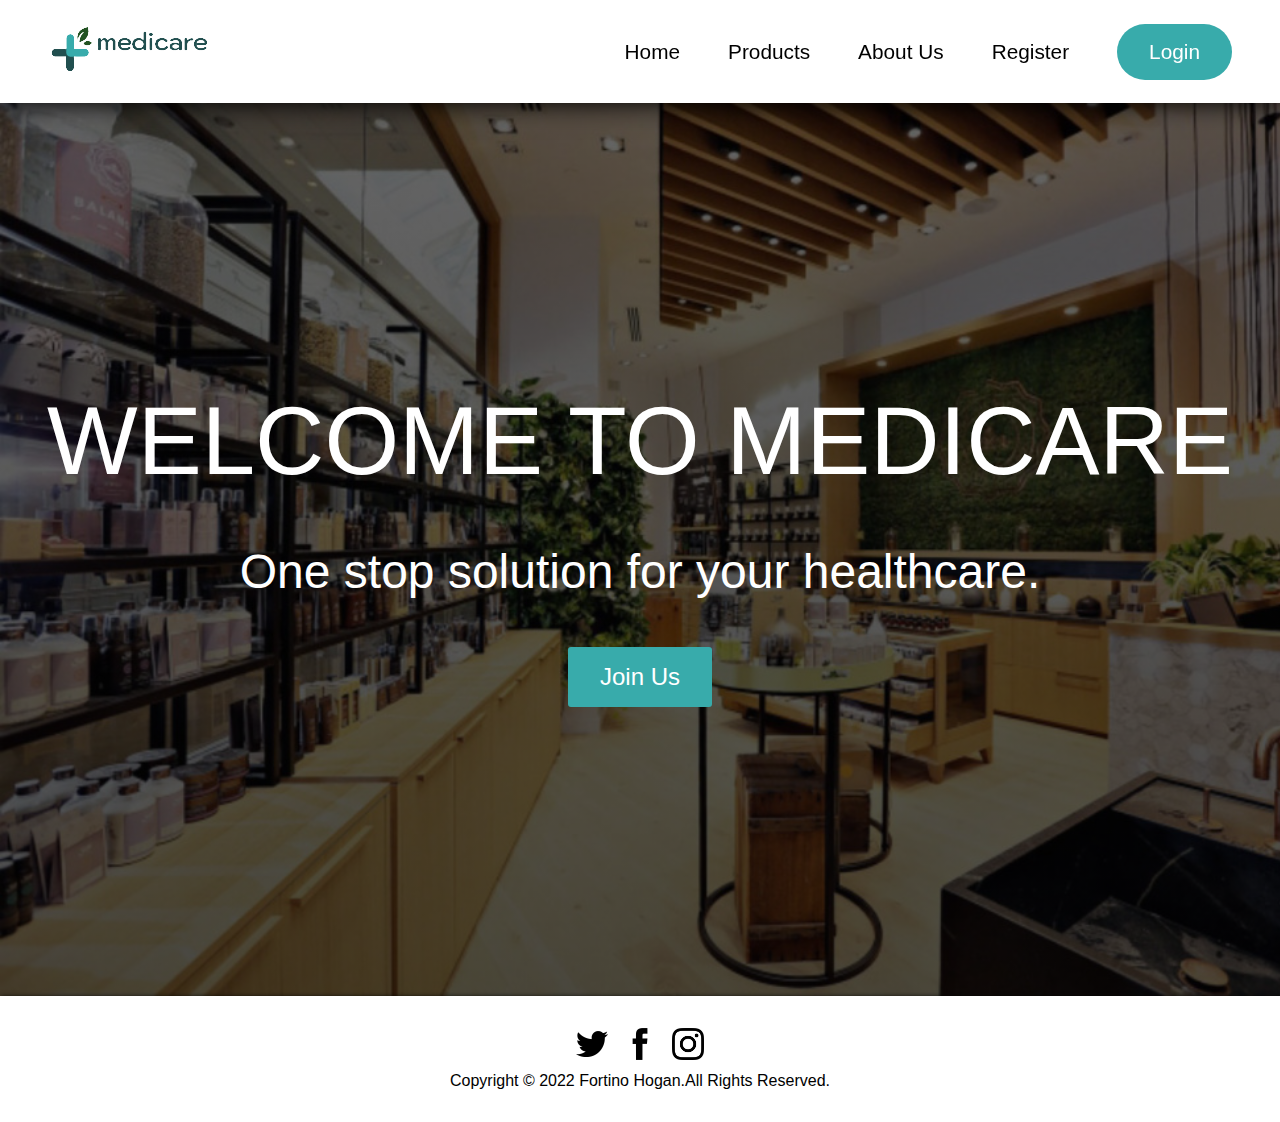
<file: index.html>
<!DOCTYPE html>
<html lang="en">

<head>
    <meta charset="UTF-8">
    <meta name="viewport" content="width=device-width, initial-scale=1.0">
    <title>Medicare</title>
</head>
<link rel="stylesheet" href="../style/css/index.css">

<body>
    <nav class="nav-container">
        <a href="index.html">
            <img src="../style/assets/icon.png" alt="icon">
        </a>
        <div class="nav-menus">
            <a href="index.html">Home</a>
            <div class="dropdown">
                <a href="products.html" class="products">
                    Products
                </a>
                <div class="dropdown-menus">
                    <a href="products.html#healthcare">Healthcare</a>
                    <a href="products.html#cosmetic">Cosmetic</a>
                    <a href="products.html#misc">Misc.</a>
                </div>
            </div>
            <a href="aboutUs.html">About Us</a>
            <a href="register.html">Register</a>
            <a href="login.html" class="login-btn">Login</a>
        </div>
        <div class="hamburger-btn">
            &#9776;
        </div>
    </nav>

    <section class="section-container">
        <div class="home">
            <h1>WELCOME TO MEDICARE</h1>
            <p>One stop solution for your healthcare.</p>
            <a href="register.html">
                <button>Join Us</button>
            </a>
        </div>
    </section>

    <footer class="footer-container">
        <div class="socials">
            <a href="https://twitter.com" target="_blank">
                <img src="../style/assets/twitter.png" alt="twitter">
            </a>
            <a href="https://facebook.com" target="_blank">
                <img src="../style/assets/facebook.png" alt="facebook">
            </a>
            <a href="https://instagram.com" target="_blank">
                <img src="../style/assets/instagram.png" alt="instagram">
            </a>
        </div>
        <p>Copyright © 2022 Fortino Hogan.All Rights Reserved.</p>
    </footer>

    <script src="../style/javascript/button.js"></script>
</body>

</html>
</file>
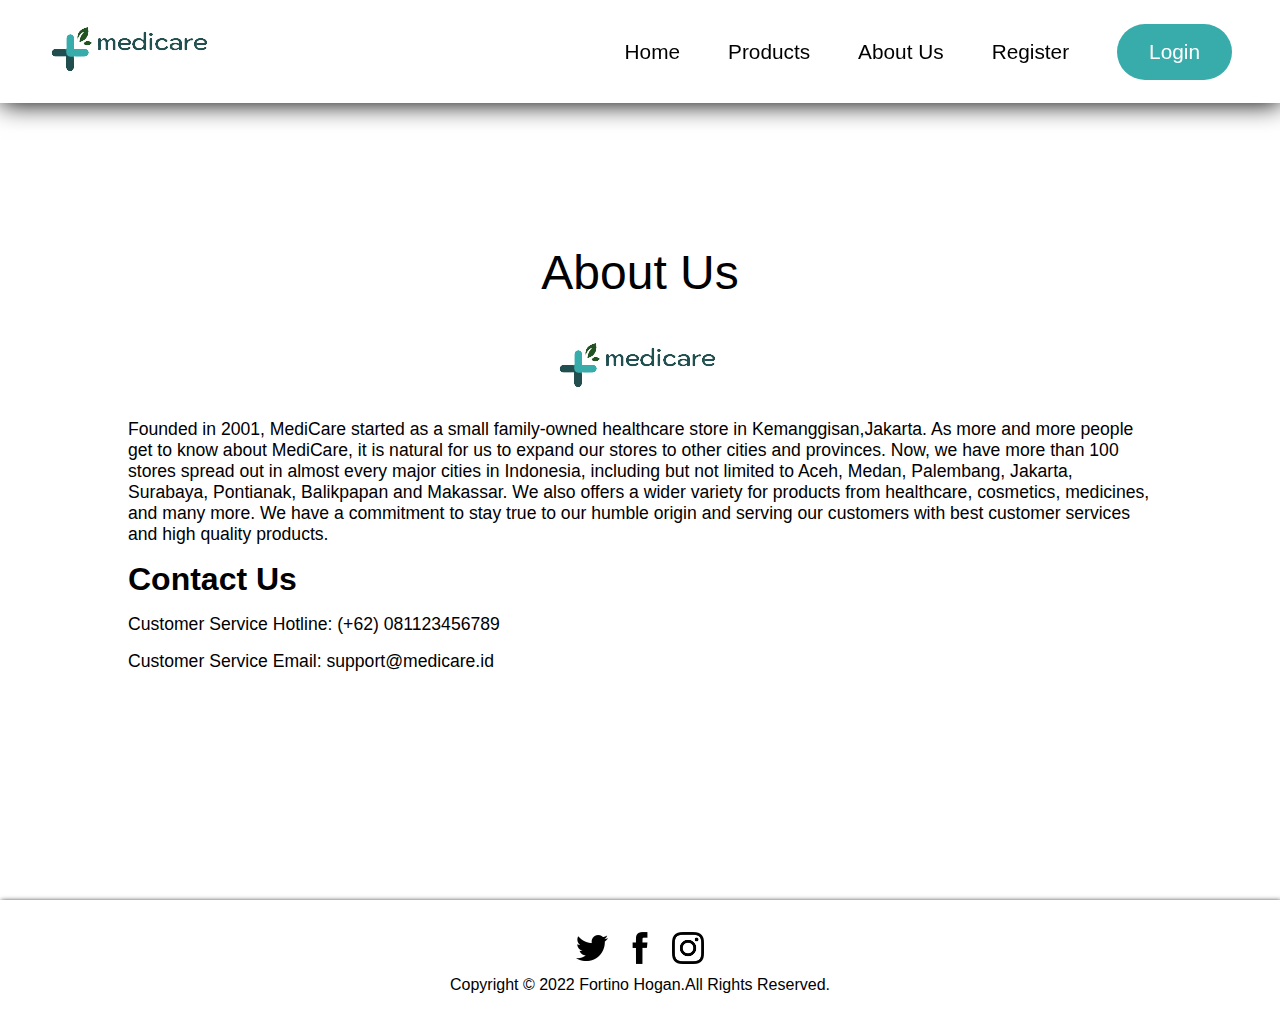
<file: aboutUs.html>
<!DOCTYPE html>
<html lang="en">

<head>
    <meta charset="UTF-8">
    <meta name="viewport" content="width=device-width, initial-scale=1.0">
    <title>Medicare</title>
</head>
<link rel="stylesheet" href="../style/css/index.css">
<link rel="stylesheet" href="../style/css/aboutUs.css">

<body>
    <nav class="nav-container">
        <a href="index.html">
            <img src="../style/assets/icon.png" alt="icon">
        </a>
        <div class="nav-menus">
            <a href="index.html">Home</a>
            <div class="dropdown">
                <a href="products.html" class="products">
                    Products
                </a>
                <div class="dropdown-menus">
                    <a href="products.html#healthcare">Healthcare</a>
                    <a href="products.html#cosmetic">Cosmetic</a>
                    <a href="products.html#misc">Misc.</a>
                </div>
            </div>
            <a href="aboutUs.html">About Us</a>
            <a href="register.html">Register</a>
            <a href="login.html" class="login-btn">Login</a>
        </div>
        <div class="hamburger-btn">
            &#9776;
        </div>
    </nav>

    <section class="about-container">
        <div class="about-content">
            <h1>About Us</h1>
            <img src="../style/assets/icon.png" alt="icon">
            <p class="about-text">Founded in 2001, MediCare started as a small family-owned healthcare store in Kemanggisan,Jakarta. As
                more
                and more people get to know about MediCare, it is natural for us to expand our stores to other cities
                and
                provinces. Now, we have more than 100 stores spread out in almost every major cities in Indonesia,
                including
                but not limited to Aceh, Medan, Palembang, Jakarta, Surabaya, Pontianak, Balikpapan and Makassar. We
                also
                offers a wider variety for products from healthcare, cosmetics, medicines, and many more. We have a
                commitment to stay true to our humble origin and serving our customers with best customer services and
                high
                quality products.</p>
            <div class="about-bawah">
                <h2>Contact Us</h2>
                <p>Customer Service Hotline: (+62) 081123456789</p>
                <p>Customer Service Email: support@medicare.id</p>
            </div>
        </div>
    </section>

    <footer class="footer-container">
        <div class="socials">
            <a href="https://twitter.com" target="_blank">
                <img src="../style/assets/twitter.png" alt="twitter">
            </a>
            <a href="https://facebook.com" target="_blank">
                <img src="../style/assets/facebook.png" alt="facebook">
            </a>
            <a href="https://instagram.com" target="_blank">
                <img src="../style/assets/instagram.png" alt="instagram">
            </a>
        </div>
        <p>Copyright © 2022 Fortino Hogan.All Rights Reserved.</p>
    </footer>

    <script src="../style/javascript/button.js"></script>
</body>

</html>
</file>
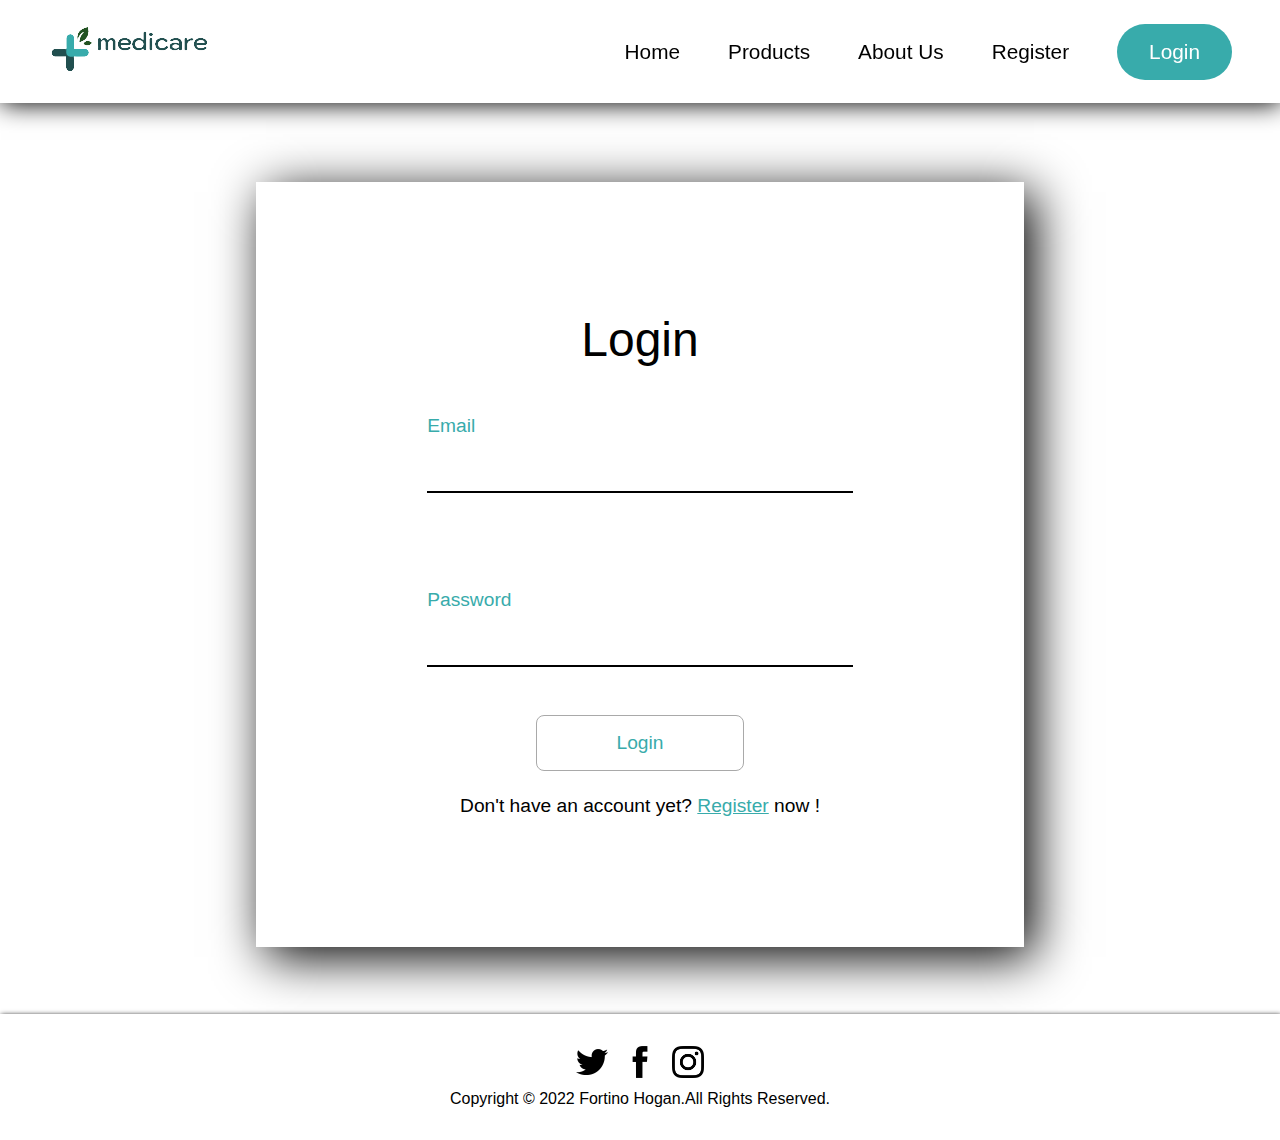
<file: login.html>
<!DOCTYPE html>
<html lang="en">

<head>
    <meta charset="UTF-8">
    <meta name="viewport" content="width=device-width, initial-scale=1.0">
    <title>Medicare</title>
</head>
<link rel="stylesheet" href="../style/css/index.css">n
<link rel="stylesheet" href="../style/css/login.css">

<body>
    <nav class="nav-container">
        <a href="index.html">
            <img src="../style/assets/icon.png" alt="icon">
        </a>
        <div class="nav-menus">
            <a href="index.html">Home</a>
            <div class="dropdown">
                <a href="products.html" class="products">
                    Products
                </a>
                <div class="dropdown-menus">
                    <a href="products.html#healthcare">Healthcare</a>
                    <a href="products.html#cosmetic">Cosmetic</a>
                    <a href="products.html#misc">Misc.</a>
                </div>
            </div>
            <a href="aboutUs.html">About Us</a>
            <a href="register.html">Register</a>
            <a href="login.html" class="login-btn">Login</a>
        </div>
        <div class="hamburger-btn">
            &#9776;
        </div>
    </nav>

    <section class="login-container">
        <form action="" class="login-form" onsubmit="return validasiLogin()">
            <h1>
                Login
            </h1>
            <div class="input-group">
                <label for="email">Email</label>
                <input type="text" name="email" id="email">
            </div>
            <div class="input-group">
                <label for="password">Password</label>
                <input type="password" name="password" id="password">
            </div>
            <button class="button-submit">Login</button>
            <p>Don't have an account yet? <a href="register.html">Register</a> now !</p>
        </form>
    </section>

    <footer class="footer-container">
        <div class="socials">
            <a href="https://twitter.com" target="_blank">
                <img src="../style/assets/twitter.png" alt="twitter">
            </a>
            <a href="https://facebook.com" target="_blank">
                <img src="../style/assets/facebook.png" alt="facebook">
            </a>
            <a href="https://instagram.com" target="_blank">
                <img src="../style/assets/instagram.png" alt="instagram">
            </a>
        </div>
        <p>Copyright © 2022 Fortino Hogan.All Rights Reserved.</p>
    </footer>

    <script src="../style/javascript/button.js"></script>
    <script src="../style/javascript/validation.js"></script>
</body>

</html>
</file>
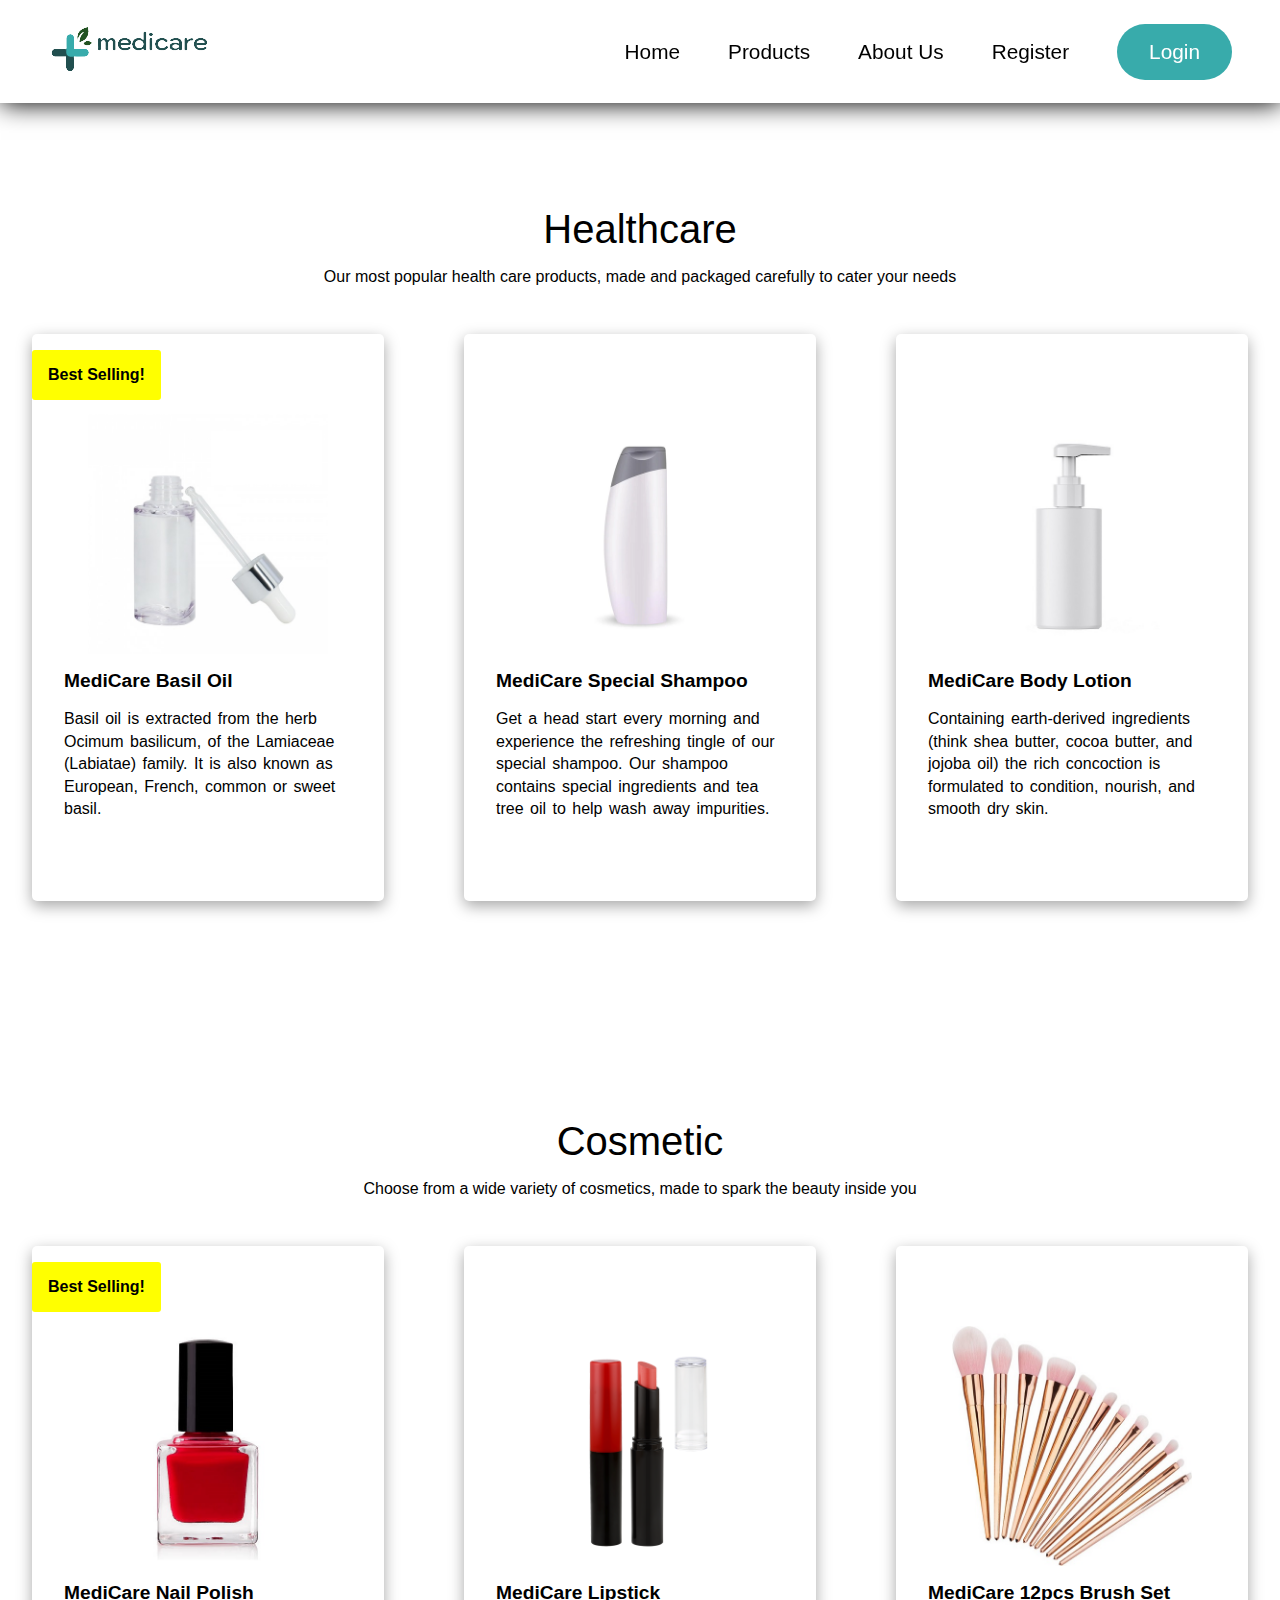
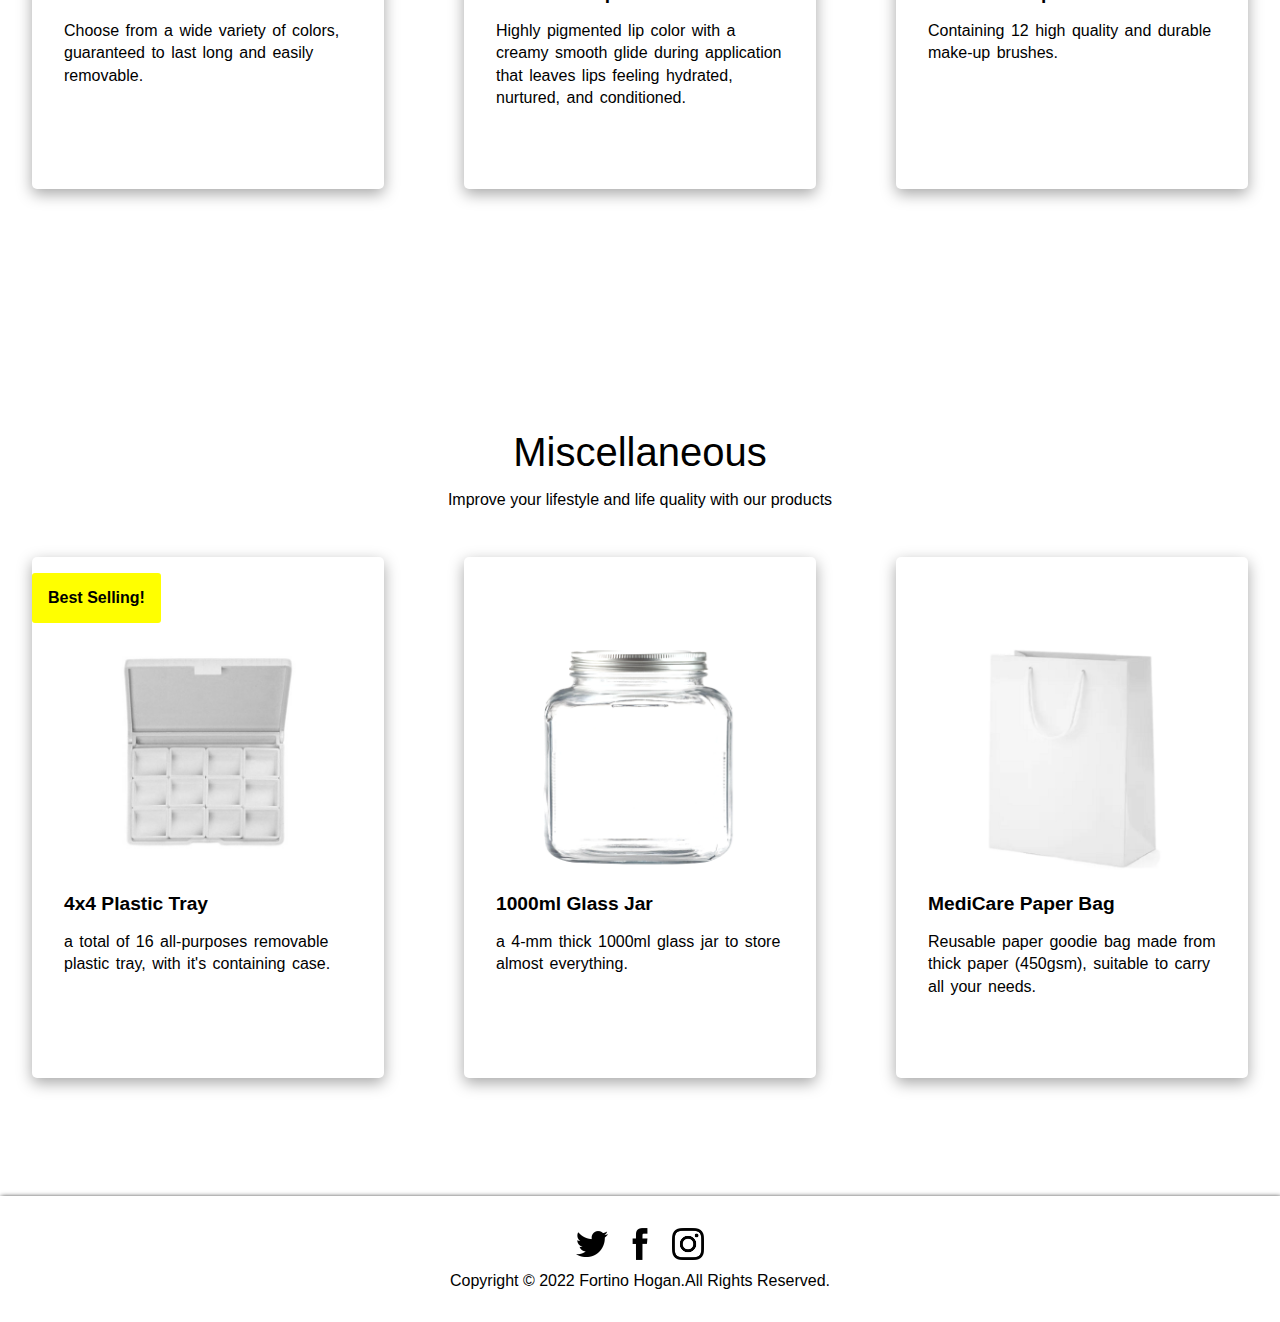
<file: products.html>
<!DOCTYPE html>
<html lang="en">

<head>
    <meta charset="UTF-8">
    <meta name="viewport" content="width=device-width, initial-scale=1.0">
    <title>Medicare</title>
</head>
<link rel="stylesheet" href="../style/css/products.css">
<link rel="stylesheet" href="../style/css/index.css">

<body>
    <nav class="nav-container">
        <a href="index.html">
            <img src="../style/assets/icon.png" alt="icon">
        </a>
        <div class="nav-menus">
            <a href="index.html">Home</a>
            <div class="dropdown">
                <a href="products.html" class="products">
                    Products
                </a>
                <div class="dropdown-menus">
                    <a href="products.html#healthcare">Healthcare</a>
                    <a href="products.html#cosmetic">Cosmetic</a>
                    <a href="products.html#misc">Misc.</a>
                </div>
            </div>
            <a href="aboutUs.html">About Us</a>
            <a href="register.html">Register</a>
            <a href="login.html" class="login-btn">Login</a>
        </div>
        <div class="hamburger-btn">
            &#9776;
        </div>
    </nav>

    <section class="product-container" id="healthcare">
        <div class="products">
            <h1>Healthcare</h1>
            <p>Our most popular health care products, made and packaged carefully to cater your needs</p>
            <div class="product-cards">
                <div class="card-product">
                    <span>Best Selling!</span>
                    <img src="../style/assets/healthcare/basil_oil.jpg" alt="basil_oil">
                    <h2>MediCare Basil Oil</h2>
                    <p>Basil oil is extracted from the herb Ocimum basilicum, of the Lamiaceae (Labiatae) family. It is
                        also known as European, French, common or sweet basil.</p>
                </div>
                <div class="card-product">
                    <img src="../style/assets/healthcare/shampoo.jpg" alt="shampoo">
                    <h2>MediCare Special Shampoo</h2>
                    <p>Get a head start every morning and experience the refreshing tingle of our special shampoo. Our
                        shampoo contains special ingredients and tea tree oil to help wash away impurities.</p>
                </div>
                <div class="card-product">
                    <img src="../style/assets/healthcare/lotion.jpg" alt="lotion">
                    <h2>MediCare Body Lotion</h2>
                    <p>Containing earth-derived ingredients (think shea butter, cocoa butter, and jojoba oil) the rich
                        concoction is formulated to condition, nourish, and smooth dry skin. </p>
                </div>
            </div>
        </div>
    </section>
    <section class="product-container" id="cosmetic">
        <div class="products">
            <h1>Cosmetic</h1>
            <p>Choose from a wide variety of cosmetics, made to spark the beauty inside you</p>
            <div class="product-cards">
                <div class="card-product">
                    <span>Best Selling!</span>
                    <img src="../style/assets/cosmetic/nail_polish.jpg" alt="nail_polish">
                    <h2>MediCare Nail Polish</h2>
                    <p>Choose from a wide variety of colors, guaranteed to last long and easily removable.</p>
                </div>
                <div class="card-product">
                    <img src="../style/assets/cosmetic/lipstick.jpg" alt="lipstick">
                    <h2>MediCare Lipstick</h2>
                    <p>Highly pigmented lip color with a creamy smooth glide during application that leaves lips feeling
                        hydrated, nurtured, and conditioned.</p>
                </div>
                <div class="card-product">
                    <img src="../style/assets/cosmetic/brush.jpg" alt="brush">
                    <h2>MediCare 12pcs Brush Set</h2>
                    <p>Containing 12 high quality and durable make-up brushes.</p>
                </div>
            </div>
        </div>
    </section>
    <section class="product-container" id="misc">
        <div class="products">
            <h1>Miscellaneous</h1>
            <p>Improve your lifestyle and life quality with our products</p>
            <div class="product-cards">
                <div class="card-product">
                    <span>Best Selling!</span>
                    <img src="../style/assets/misc/tray.jpg" alt="tray">
                    <h2>4x4 Plastic Tray</h2>
                    <p>a total of 16 all-purposes removable plastic tray, with it's containing case.</p>
                </div>
                <div class="card-product">
                    <img src="../style/assets/misc/jar.jpg" alt="jar">
                    <h2>1000ml Glass Jar</h2>
                    <p>a 4-mm thick 1000ml glass jar to store almost everything.</p>
                </div>
                <div class="card-product">
                    <img src="../style/assets/misc/bag.jpg" alt="bag">
                    <h2>MediCare Paper Bag</h2>
                    <p>Reusable paper goodie bag made from thick paper (450gsm), suitable to carry all your needs.</p>
                </div>
            </div>
        </div>
    </section>

    <footer class="footer-container">
        <div class="socials">
            <a href="https://twitter.com" target="_blank">
                <img src="../style/assets/twitter.png" alt="twitter">
            </a>
            <a href="https://facebook.com" target="_blank">
                <img src="../style/assets/facebook.png" alt="facebook">
            </a>
            <a href="https://instagram.com" target="_blank">
                <img src="../style/assets/instagram.png" alt="instagram">
            </a>
        </div>
        <p>Copyright © 2022 Fortino Hogan.All Rights Reserved.</p>
    </footer>
    <script src="../style/javascript/button.js"></script>
</body>

</html>
</file>
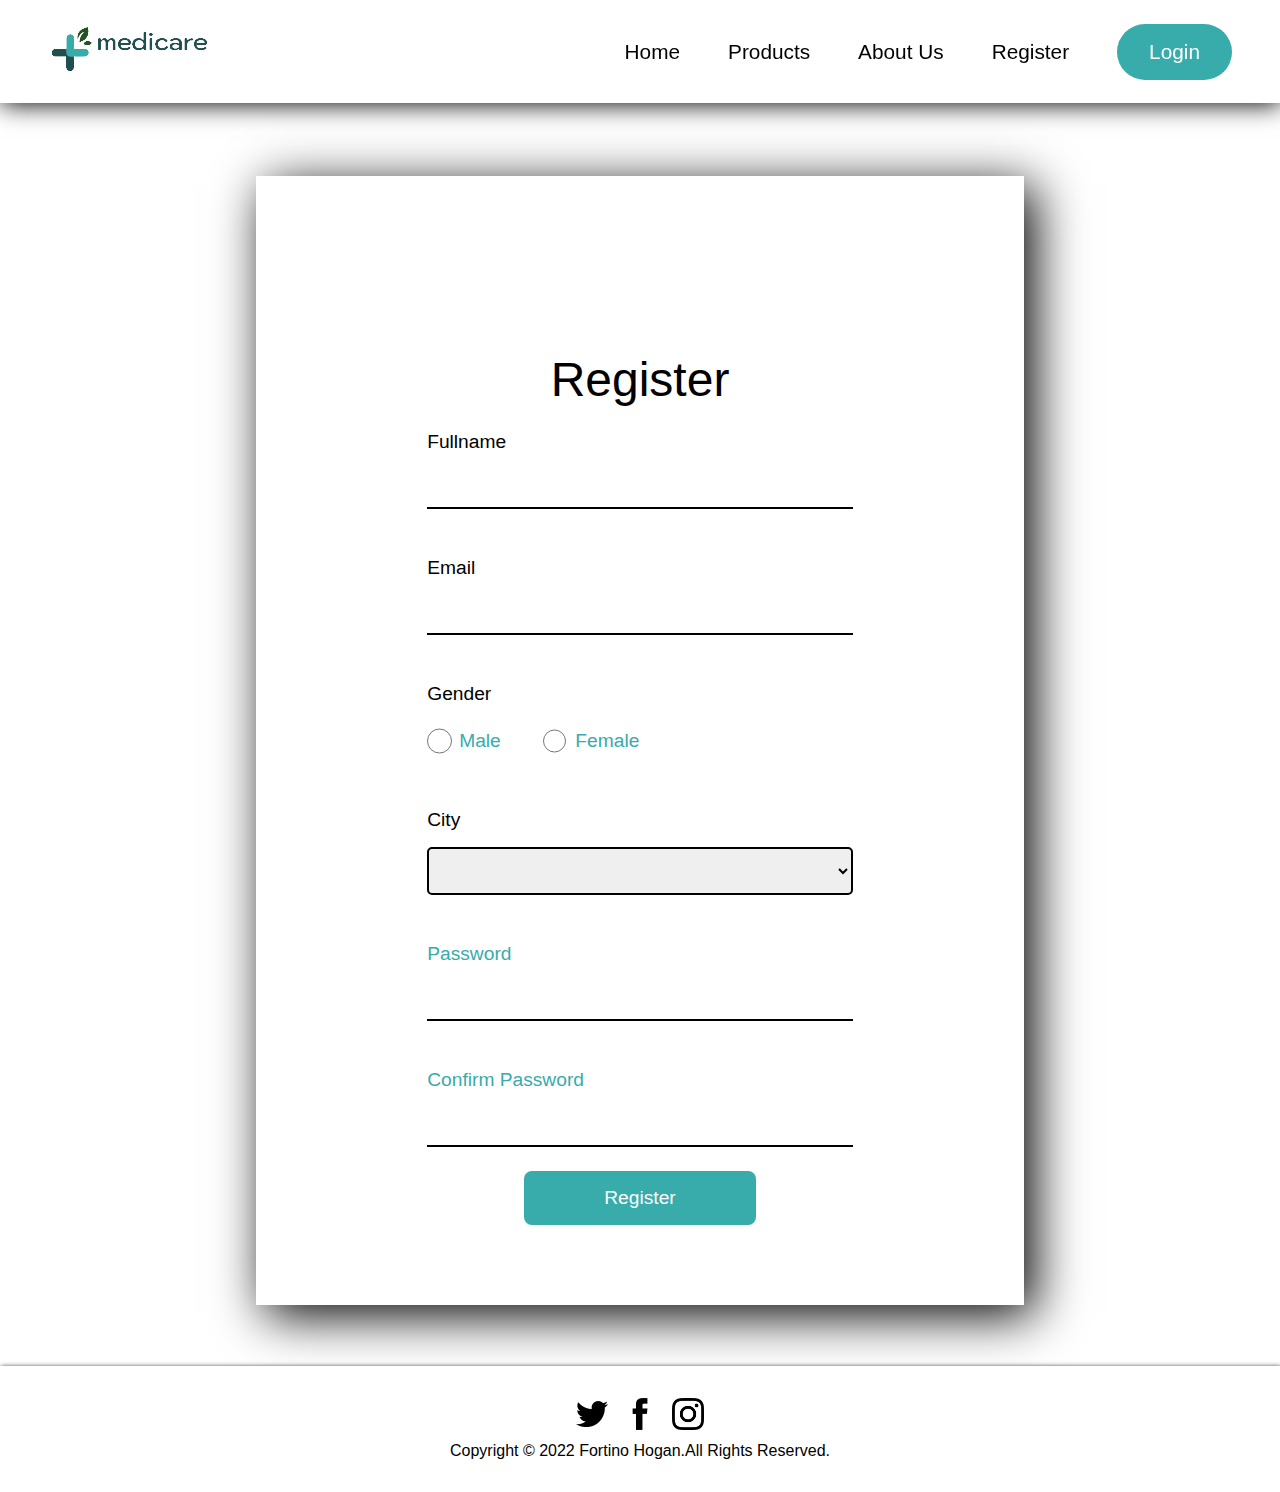
<file: register.html>
<!DOCTYPE html>
<html lang="en">

<head>
    <meta charset="UTF-8">
    <meta name="viewport" content="width=device-width, initial-scale=1.0">
    <title>Medicare</title>
</head>
<link rel="stylesheet" href="../style/css/index.css">n
<link rel="stylesheet" href="../style/css/register.css">

<body>
    <nav class="nav-container">
        <a href="index.html">
            <img src="../style/assets/icon.png" alt="icon">
        </a>
        <div class="nav-menus">
            <a href="index.html">Home</a>
            <div class="dropdown">
                <a href="products.html" class="products">
                    Products
                </a>
                <div class="dropdown-menus">
                    <a href="products.html#healthcare">Healthcare</a>
                    <a href="products.html#cosmetic">Cosmetic</a>
                    <a href="products.html#misc">Misc.</a>
                </div>
            </div>
            <a href="aboutUs.html">About Us</a>
            <a href="register.html">Register</a>
            <a href="login.html" class="login-btn">Login</a>
        </div>
        <div class="hamburger-btn">
            &#9776;
        </div>
    </nav>

    <section class="register-container">
        <form action="" class="register-form" onsubmit="return validasiRegister()">
            <h1>
                Register
            </h1>
            <div class="input-group">
                <label for="fullname">Fullname</label>
                <input type="text" name="fulnname" id="fullname">
            </div>
            <div class="input-group">
                <label for="email">Email</label>
                <input type="text" name="email" id="email">
            </div>
            <div class="input-group">
                <label for="gender">Gender</label>
                <div class="radio-input">
                    <div class="radio">
                        <input type="radio" name="gender" id="male">
                        <label for="male">Male</label>
                    </div>
                    <div class="radio">
                        <input type="radio" name="gender" id="female">
                        <label for="female">Female</label>
                    </div>
                </div>
            </div>
            <div class="input-group">
                <label for="city">City</label>
                <select name="city" id="city">
                    <option value=""></option>
                    <option value="jakarta">Jakarta</option>
                    <option value="bandung">Bandung</option>
                    <option value="bekasi">Bekasi</option>
                    <option value="semarang">Semarang</option>
                    <option value="malang">Malang</option>
                </select>
            </div>
            <div class="input-group">
                <label for="password" class="pw">Password</label>
                <input type="password" name="password" id="password">
            </div>
            <div class="input-group">
                <label for="confirm-password" class="pw">Confirm Password</label>
                <input type="password" name="confirm-password" id="confirm-password">
            </div>
            <button class="button-submit">Register</button>
        </form>
    </section>

    <footer class="footer-container" id="register-footer">
        <div class="socials">
            <a href="https://twitter.com" target="_blank">
                <img src="../style/assets/twitter.png" alt="twitter">
            </a>
            <a href="https://facebook.com" target="_blank">
                <img src="../style/assets/facebook.png" alt="facebook">
            </a>
            <a href="https://instagram.com" target="_blank">
                <img src="../style/assets/instagram.png" alt="instagram">
            </a>
        </div>
        <p>Copyright © 2022 Fortino Hogan.All Rights Reserved.</p>
    </footer>

    <script src="../style/javascript/button.js"></script>
    <script src="../style/javascript/validation.js"></script>
</body>

</html>
</file>
<file: style/css/index.css>
* {
    margin: 0;
    padding: 0;
    box-sizing: border-box;
    font-family: "Labrada", serif;
    font-family: "Montserrat", sans-serif;
}

/* Header */

.nav-container {
    box-shadow: #000 1px 1px 1.5rem;
    position: fixed;
    top: 0;
    display: flex;
    justify-content: space-between;
    align-items: center;
    padding: 1rem 3rem 1rem 2rem;
    position: fixed;
    z-index: 99;
    background-color: #FFFFFF;
    width: 100%;
}

.nav-menus {
    display: flex;
    gap: 3rem;
    font-size: 1.3rem;
    align-items: center;
}

.nav-menus a {
    text-decoration: none;
    color: #000;
    position: relative;
}

.nav-menus a::before {
    content: '';
    position: absolute;
    width: 100%;
    height: 2px;
    bottom: -5px;
    background-color: #38abab;
    left: 0;
    transition: transform 0.3s ease;
    transform-origin: right;
    transform: scaleX(0);
}

.nav-menus a:hover::before {
    transform: scaleX(1);
    transform-origin: left;
}

.dropdown {
    position: relative;
    display: inline-block;
}

.dropdown-menus {
    display: none;
    position: absolute;
    background-color: #FFFFFF;
    border-radius: 5px;
    box-shadow: #000 1px 1px 1rem;
    z-index: 1;
    height: 9.5rem;
}

.dropdown-menus a {
    color: black;
    padding: 12px 16px;
    text-decoration: none;
    display: block;
}

.dropdown-menus a:hover {
    color: #38abab;
}

.dropdown:hover .dropdown-menus {
    display: block;
}

.hamburger-btn {
    display: none;
}

.nav-menus .login-btn {
    background-color: #38abab;
    color: #ffffff;
    border-radius: 2rem;
    padding: 1rem 2rem;
    position: relative;
    overflow: hidden;
}

.login-btn:hover {
    background-color: #226060;
    transition: ease-in-out 0.2s;
}

/* Home */

.section-container {
    margin-top: 6rem;
    min-height: 100vh;
    position: relative;
    background: linear-gradient(rgba(0, 0, 0, 0.60), rgba(0, 0, 0, 0.7)), url(../assets/home.jpg);
    background-repeat: no-repeat;
    background-size: cover;
    display: flex;
    align-items: center;
    justify-content: center;
    color: #FFFFFF;
}

.home {
    display: flex;
    flex-direction: column;
    align-items: center;
    justify-content: center;
    gap: 3rem;
    text-align: center;
}

.section-container h1 {
    font-size: 6rem;
    font-weight: 200;
}

.section-container p {
    font-size: 3rem;
}

.section-container button {
    font-size: 1.5rem;
    padding: 1rem 2rem;
    background-color: #38abab;
    color: #FFFFFF;
    border-radius: 3px;
    border: none;
    cursor: pointer;
}

/* Footer */

.footer-container {
    display: flex;
    flex-direction: column;
    justify-content: center;
    align-items: center;
    box-shadow: #000 1px 1px 5px;
    padding: 2rem 0;
    gap: 0.5rem;
    background-color: #FFFFFF;
    position: absolute;
    width: 100%;
}

.socials {
    display: flex;
    align-items: center;
    justify-content: center;
    gap: 1rem;
}

.socials img {
    width: 2rem;
}

/* Media Queries */

@media (max-width: 1440px) {
    .register-form {
        margin-top: 10rem;
    }

    #register-footer {
        margin-top: 10rem;
    }

    .register-container h1 {
        margin-top: 6rem;
    }
}

@media (max-width: 1200px) {
    .home h1 {
        font-size: 5rem;
    }

    .home p {
        font-size: 2rem;
    }

    .products {
        display: flex;
        flex-direction: column;
        align-items: center;
        margin-bottom: 5rem;
    }

    .product-container {
        height: auto;
    }

    .products h1 {
        margin-top: 5rem;
    }

    .product-cards {
        flex-direction: column;
    }

}

@media (max-width: 1024px) {
    html {
        font-size: 80%;
    }
}

@media (max-width: 818px) {
    html {
        font-size: 70%;
    }

    .login-form,
    .register-form {
        width: 80%;
    }
}

@media (max-width: 768px) {
    html {
        font-size: 55%;
    }
}

@media (max-width: 600px) {
    html {
        font-size: 50%;
    }

    .login-form {
        width: 80%;
        height: 50%;
    }

    .nav-container {
        display: flex;
        justify-content: space-between;
        align-items: center;
        width: 100%;
    }

    .hamburger-btn {
        display: inline-block;
        color: #171717;
        font-size: 1.5rem;
    }

    .nav-menus {
        position: absolute;
        top: 100%;
        right: -100%;
        height: 120vh;
        width: 100%;
        background-color: #38abab;
        border-left: 1px solid black;
        display: flex;
        align-items: center;
        flex-direction: column;
        transition: 0.3s ease-in-out;
        gap: 3rem;
        padding: 2rem;
    }

    .nav-menus .login-btn {
        color: #000;
        padding: 0;
        background: none;
    }

    .nav-menus.active {
        right: 0;
    }

    .hamburger-btn {
        font-size: 4rem;
    }

    .about-content img {
        width: 20rem;
    }

    .products {
        margin-top: 5rem;
    }
}

@media (max-width: 320px) {
    html {
        font-size: 40%;
    }

    .hamburger-btn {
        font-size: 4rem;
    }
}
</file>
<file: style/css/aboutUs.css>
.about-container {
    /* margin-top: 7rem; */
    display: flex;
    flex-direction: column;
    justify-content: center;
    align-items: center;
    text-align: center;
    min-height: 100vh;
}

.about-container h1 {
    font-size: 3rem;
    font-weight: 200;
    margin: 2rem 0;
}

.about-container h2 {
    font-size: 2rem;
    margin: 1rem 0;
}

.about-container p {
    margin: 1rem 0;
    font-size: 1.1rem;
}

.about-content {
    width: 80%;
}

.about-bawah {
    text-align: start;
}

.about-text {
    text-align: start;
}
</file>
<file: style/css/login.css>
.login-container {
    height: 100vh;
    margin-top: 6rem;
    display: flex;
    justify-content: center;
    align-items: center;
}

.login-form {
    width: 60%;
    height: 85%;
    box-shadow: 10px 10px 3rem #000;
    display: flex;
    flex-direction: column;
    align-items: center;
    justify-content: center;
    padding: 5rem;
}

.login-form h1 {
    font-size: 3rem;
    font-weight: 200;
}

.login-form .input-group {
    display: flex;
    flex-direction: column;
    margin: 3rem;
    font-size: 1.2rem;
    width: 70%;
}

.input-group label {
    color: #38abab;
    margin-bottom: 1rem;
}

.input-group input {
    border: none;
    border-bottom: 2px solid #000;
    height: 2.5rem;
    font-size: 1.2rem;
}

.input-group input:focus {
    outline: none;
}

.button-submit {
    font-size: 1.2rem;
    color: #38abab;
    border-radius: 0.5rem;
    padding: 1rem 5rem;
    border: 1px solid #A9A9A9;
    background-color: white;
}

.login-form p {
    font-size: 1.2rem;
    margin-top: 1.5rem;
}

.login-form p a {
    color: #38abab;
}
</file>
<file: style/css/products.css>
#healthcare {
    margin-top: 6rem;
}

.product-container h1 {
    font-size: 2.5rem;
    font-weight: 200;
    margin: 1rem 0;
}

.product-container p {
    margin: 1rem 0 3rem;
}

.product-container {
    text-align: center;
    display: flex;
    align-items: center;
    justify-content: center;
    height: 100vh;
}

.product-container:hover {
    box-shadow: rgba(0, 0, 0, 0.35) 0px 5px 15px;
    transition: 300ms;
}

.card-product {
    display: flex;
    align-items: center;
    flex-direction: column;
    width: 22rem;
    padding: 2rem;
    box-shadow: rgba(0, 0, 0, 0.35) 0px 5px 15px;
    border-radius: 5px;
    position: relative;
}

.card-product:hover {
    box-shadow: #000 1px 1px 1rem;
    transition: 300ms;
}


.card-product span {
    background-color: yellow;
    font-weight: 700;
    position: absolute;
    left: 0;
    top: 1rem;
    padding: 1rem;
    border-radius: 3px;
}

.card-product img {
    width: 15rem;
    margin-top: 3rem;
}

.card-product h2 {
    align-self: flex-start;
    font-size: 1.2rem;
    margin-top: 1rem;
}

.card-product p {
    text-align: start;
    font-size: 1rem;
    margin-top: 1rem;
    word-spacing: 2px;
    line-height: 1.4rem;
}

.product-cards {
    display: flex;
    gap: 5rem;
}
</file>
<file: style/css/register.css>
.register-container {
    height: 100vh;
    margin: 12rem 0 6rem;
    display: flex;
    justify-content: center;
    align-items: center;
}

.register-form {
    width: 60%;
    min-height: 100vh;
    box-shadow: 10px 10px 3rem #000;
    display: flex;
    flex-direction: column;
    align-items: center;
    justify-content: center;
    padding: 5rem;
}

.register-form h1 {
    font-size: 3rem;
    font-weight: 200;
}

.register-form .input-group {
    display: flex;
    flex-direction: column;
    margin: 1.5rem;
    font-size: 1.2rem;
    width: 70%;
}

.input-group label {
    color: #000;
    margin-bottom: 1rem;
}

.input-group input {
    border: none;
    border-bottom: 2px solid #000;
    height: 2.5rem;
    font-size: 1.2rem;
}

.button-submit {
    font-size: 1.2rem;
    color: white;
    border-radius: 0.5rem;
    padding: 1rem 5rem;
    background-color: #38abab;
    border: none;
}

.radio label {
    margin-bottom: 0;
    color: #38abab;
}

.radio {
    display: flex;
    align-items: center;
    gap: 10%;
}

.radio-input {
    display: flex;
    gap: 10%;
}

.radio input {
    border: #38abab 2px solid;
    color: #38abab;
    width: 2rem;
}

.input-group input:focus {
    outline: none;
}

#city {
    height: 3rem;
    font-size: 1.1rem;
    padding-left: 0.5rem;
    border: #000 2px solid;
    border-radius: 5px;
}

.input-group .pw {
    color: #38abab;
}

.footer-container {
    margin-top: 1rem;
}
</file>
